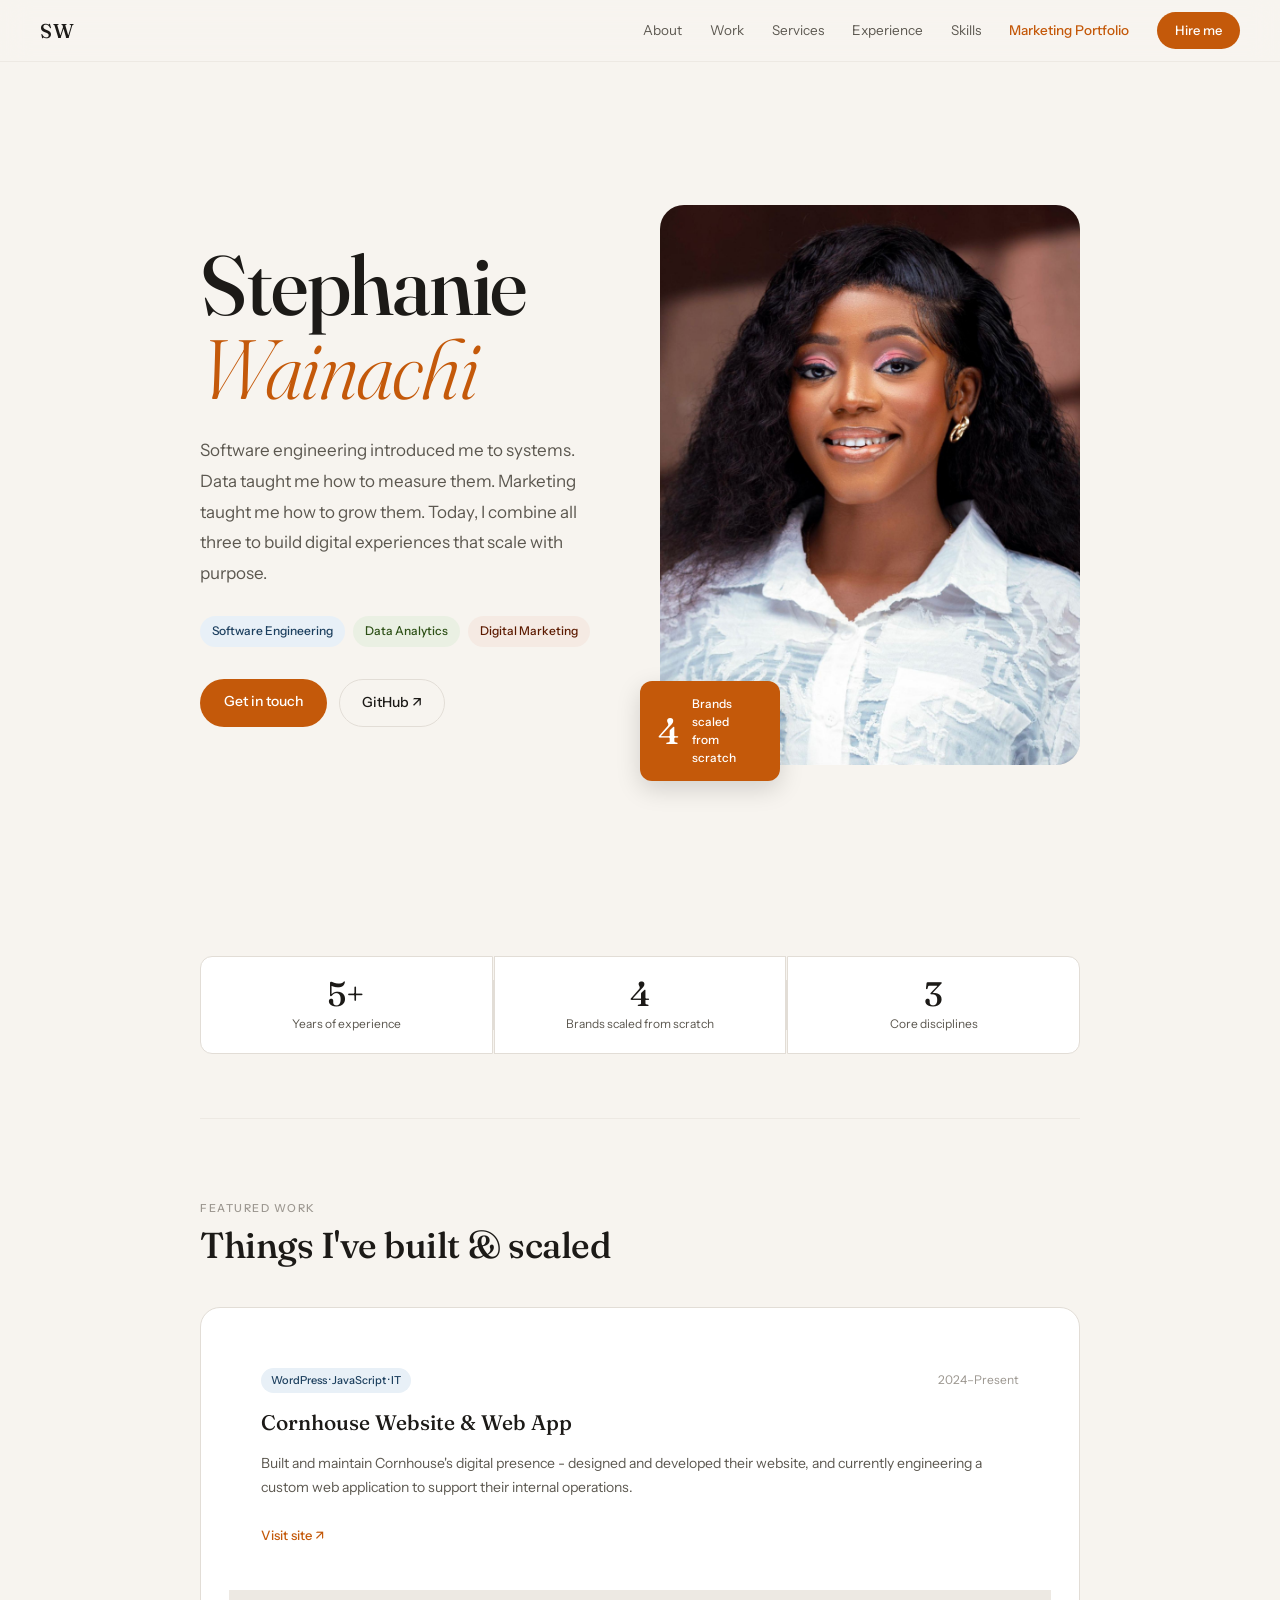
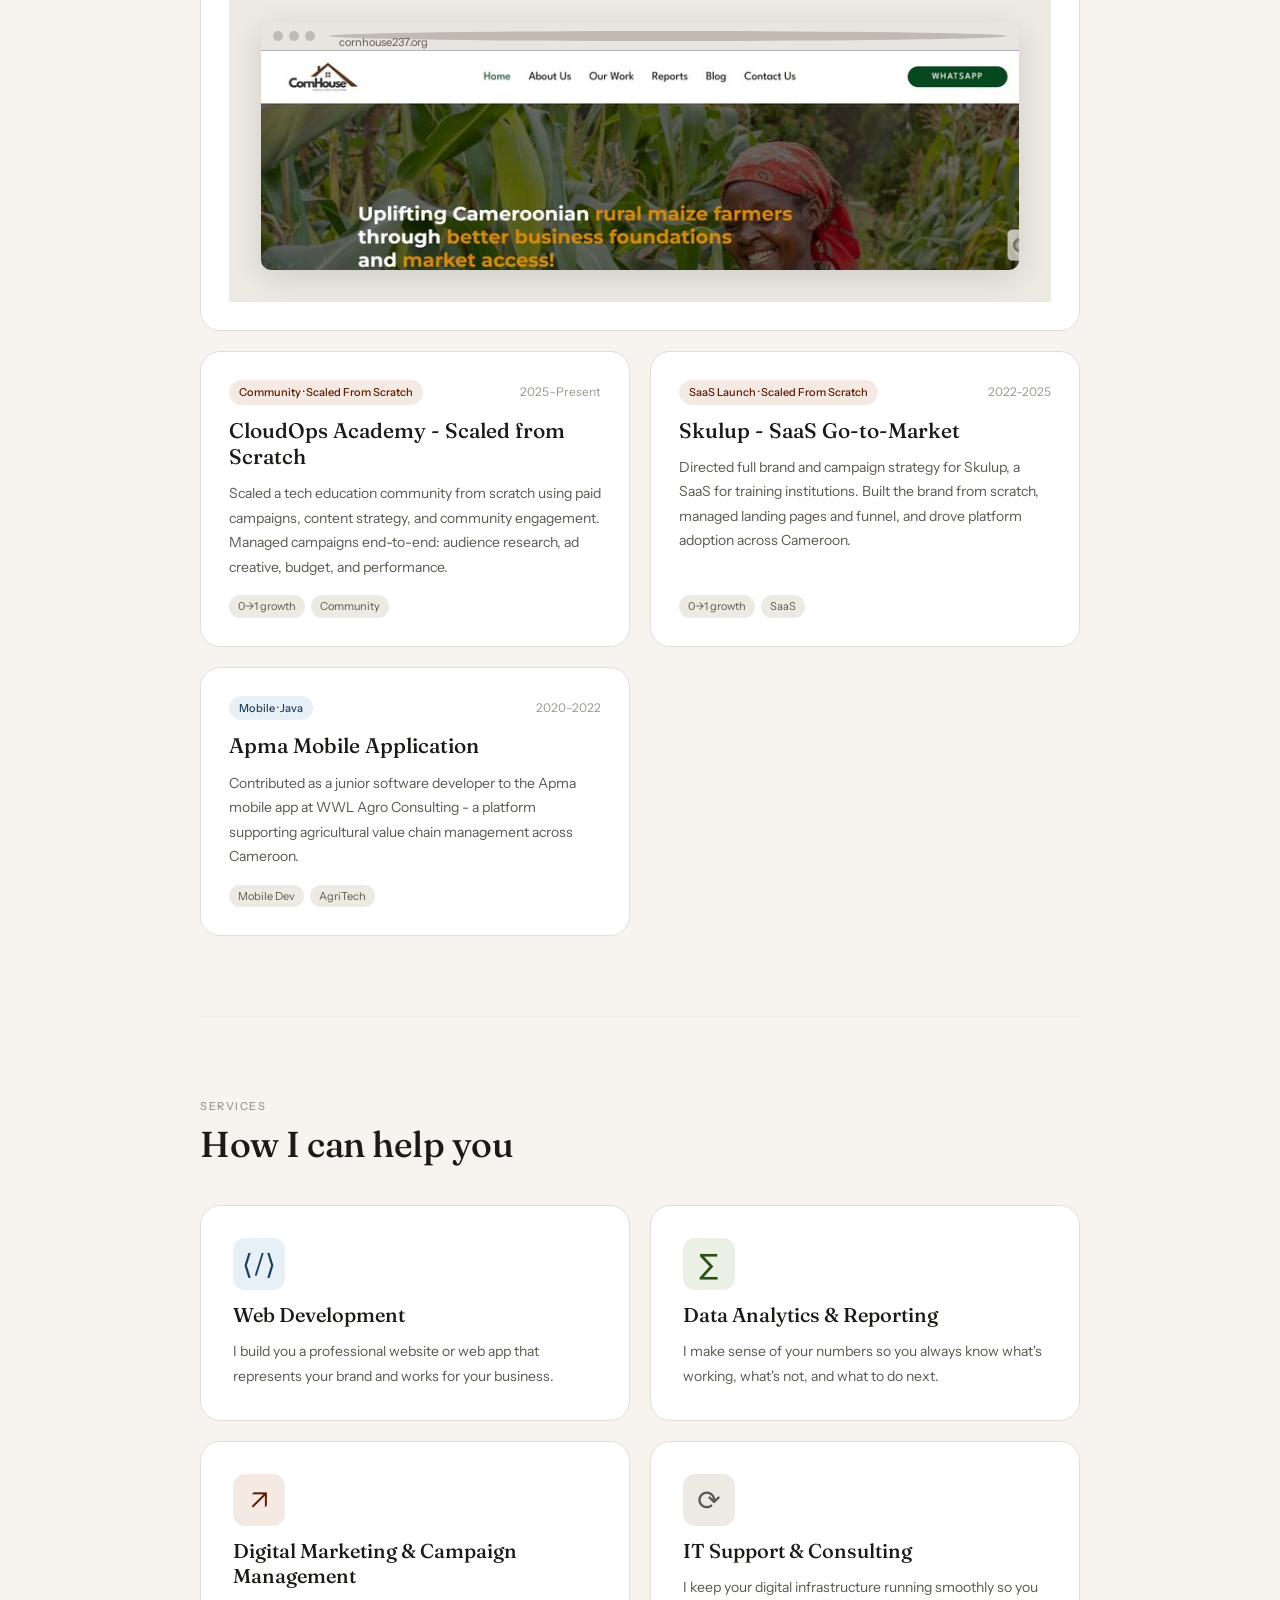
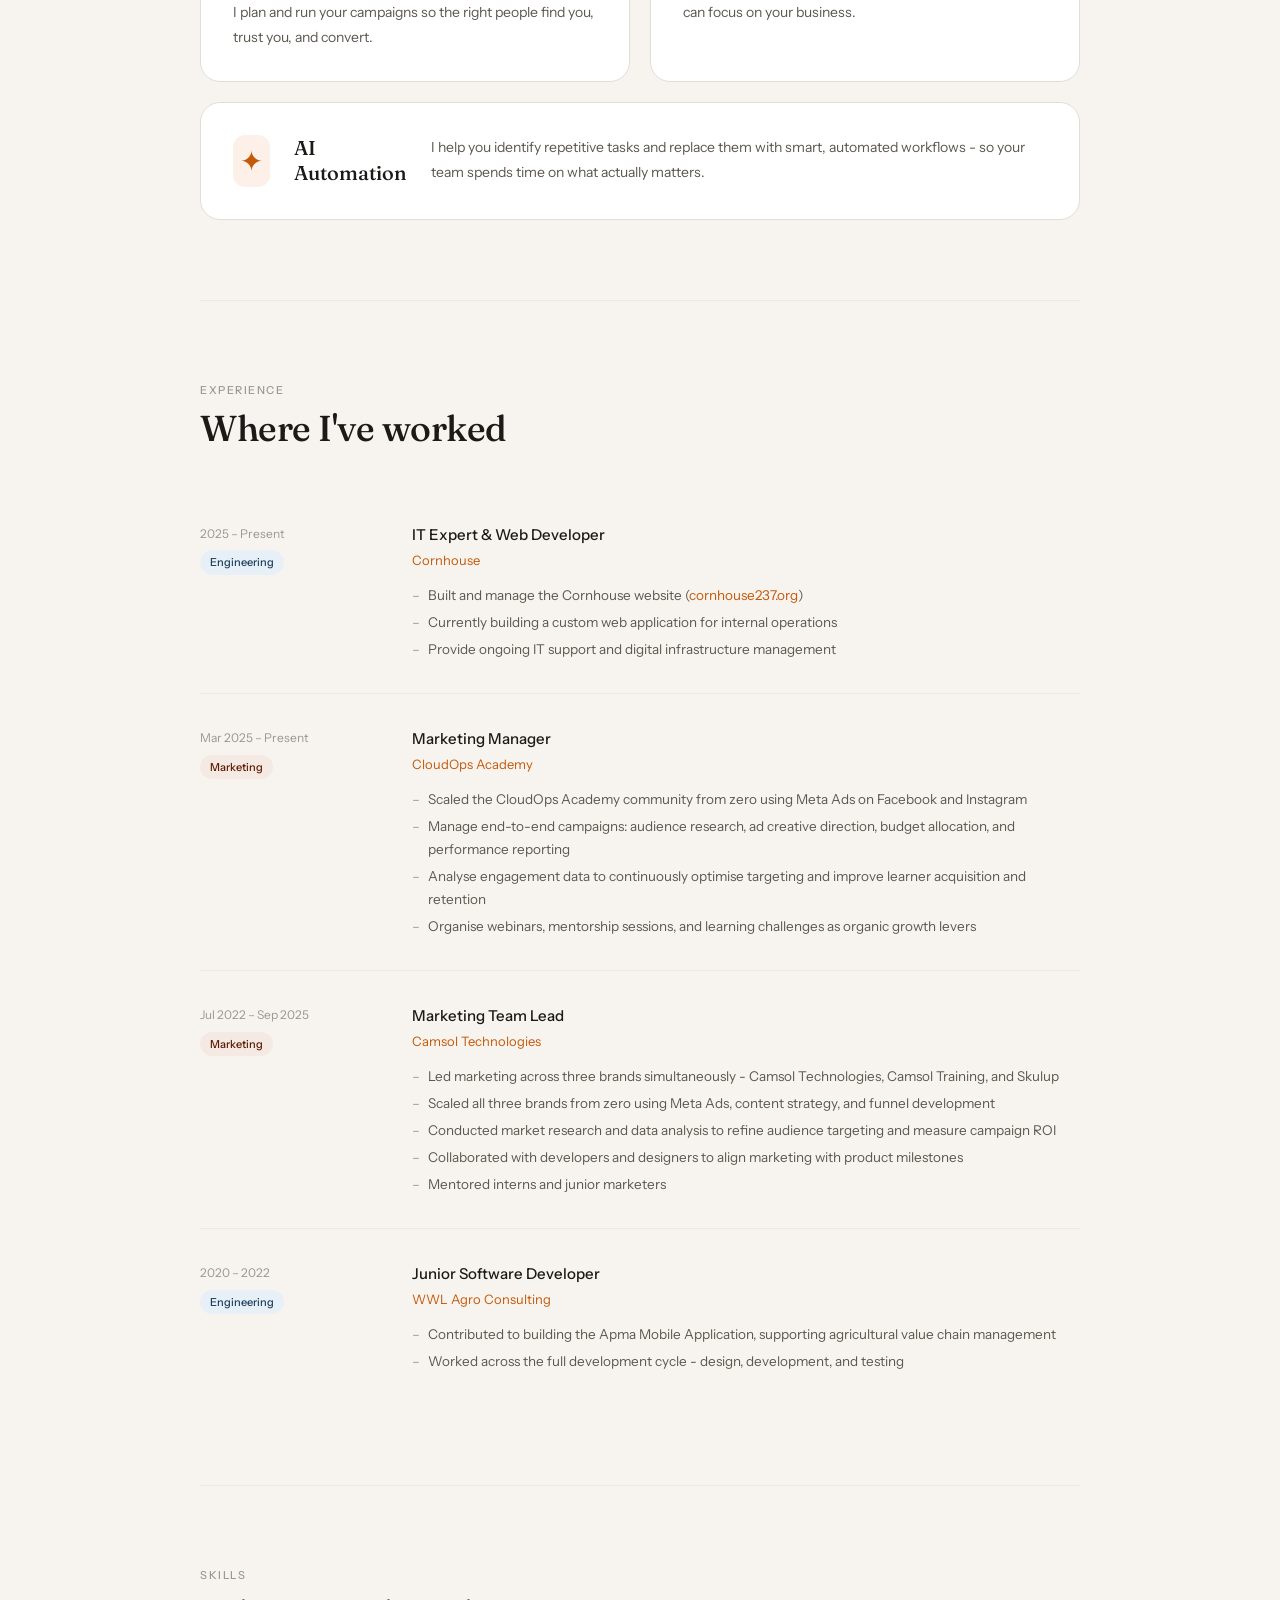
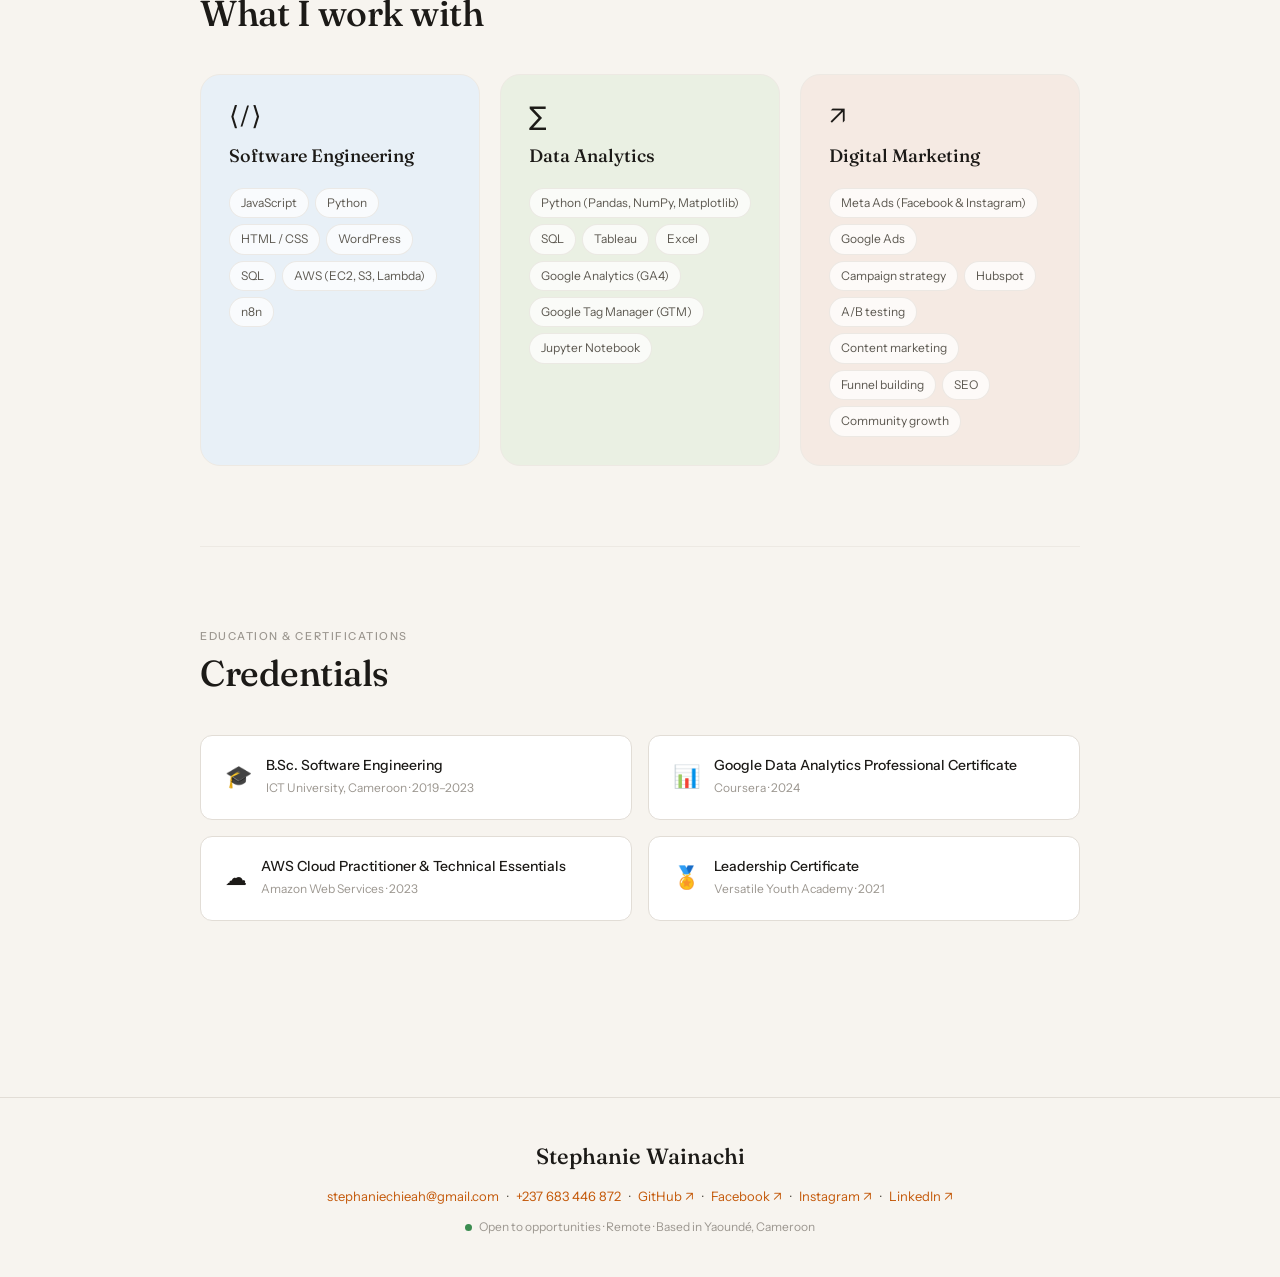
<file: index.html>
<!DOCTYPE html>
<html lang="en">
<head>
  <!-- Google tag (gtag.js) -->
<script async src="https://www.googletagmanager.com/gtag/js?id=G-HZ1YB5JNXB"></script>
<script>
  window.dataLayer = window.dataLayer || [];
  function gtag(){dataLayer.push(arguments);}
  gtag('js', new Date());

  gtag('config', 'G-HZ1YB5JNXB');
</script>

  <meta charset="UTF-8" />
  <meta name="viewport" content="width=device-width, initial-scale=1.0" />
  <title>Stephanie Wainachi - Software Engineer · Data Analyst · Digital Marketer</title>
  <link rel="preconnect" href="https://fonts.googleapis.com" />
  <link rel="preconnect" href="https://fonts.gstatic.com" crossorigin />
  <link href="https://fonts.googleapis.com/css2?family=Fraunces:ital,opsz,wght@0,9..144,300;0,9..144,500;0,9..144,700;1,9..144,300;1,9..144,500&family=Instrument+Sans:wght@400;500&display=swap" rel="stylesheet" />
  <link rel="stylesheet" href="style.css" />
  <meta name="google-site-verification" content="zXJZak7gP0GQbqekkV70ZZ3OBiYyWrgJYVWRB5ym6O0" />
</head>


<body>

  <nav class="nav">
    <span class="nav-logo">SW</span>
    <div class="nav-links">
      <a href="#about">About</a>
      <a href="#work">Work</a>
      <a href="#services">Services</a>
      <a href="#experience">Experience</a>
      <a href="#skills">Skills</a>
      <a href="marketing.html" class="nav-mkt">Marketing Portfolio</a>
      <a href="https://wa.me/message/JVJ7YXRTRFPNA1" class="nav-cta">Hire me</a>
    </div>
  </nav>

  <!-- HERO -->
  <section class="hero" id="about">
    <div class="hero-text">
      <h1 class="hero-name">Stephanie<br><em>Wainachi</em></h1>
      <p class="hero-bio">Software engineering introduced me to systems. Data taught me how to measure them. Marketing taught me how to grow them. Today, I combine all three to build digital experiences that scale with purpose.</p>
      <div class="hero-disciplines">
        <span class="disc disc-eng">Software Engineering</span>
        <span class="disc disc-data">Data Analytics</span>
        <span class="disc disc-mkt">Digital Marketing</span>
      </div>
      <div class="hero-actions">
        <a href="mailto:stephaniechieah@gmail.com" class="btn-primary">Get in touch</a>
        <a href="https://github.com/Chie-Ah" target="_blank" class="btn-ghost">GitHub ↗</a>
      </div>
    </div>
    <div class="hero-image-wrap">
      <div class="hero-image-frame">
        <img src="stephanie.jpg" alt="Stephanie Wainachi" class="hero-img" />
      </div>
      <div class="hero-image-badge">
        <span class="badge-num">4</span>
        <span class="badge-txt">Brands scaled<br>from scratch</span>
      </div>
    </div>
  </section>

  <!-- STATS BAR -->
  <div class="stats-bar">
    <div class="stat-item">
      <span class="stat-n">5+</span>
      <span class="stat-l">Years of experience</span>
    </div>
    <div class="stat-sep"></div>
    <div class="stat-item">
      <span class="stat-n">4</span>
      <span class="stat-l">Brands scaled from scratch</span>
    </div>
    <div class="stat-sep"></div>
    <div class="stat-item">
      <span class="stat-n">3</span>
      <span class="stat-l">Core disciplines</span>
    </div>
  </div>

  <main class="main">

    <!-- WORK / PROJECTS -->
    <section class="section" id="work">
      <div class="section-head">
        <span class="section-label">Featured work</span>
        <h2 class="section-title">Things I've built & scaled</h2>
      </div>

      <div class="projects">

        <!-- Cornhouse - featured -->
        <article class="project project-wide">
          <div class="project-inner">
            <div class="project-meta">
              <span class="ptag ptag-eng">WordPress · JavaScript · IT</span>
              <span class="project-yr">2024–Present</span>
            </div>
            <h3 class="project-title">Cornhouse Website & Web App</h3>
            <p class="project-desc">Built and maintain Cornhouse's digital presence - designed and developed their website, and currently engineering a custom web application to support their internal operations.</p>
            <a href="https://cornhouse237.org/" target="_blank" class="project-link">Visit site ↗</a>
          </div>
          <div class="project-visual project-visual-cornhouse">
            <div class="browser-mock">
              <div class="browser-bar"><span></span><span></span><span></span><span class="url-pill">cornhouse237.org</span></div>
              <img src="cornhouse-preview.jpg" alt="Cornhouse website preview" class="browser-screenshot" />
            </div>
          </div>
        </article>

        <div class="projects-row">

          <article class="project">
            <div class="project-meta">
              <span class="ptag ptag-mkt">Community · Scaled From Scratch</span>
              <span class="project-yr">2025–Present</span>
            </div>
            <h3 class="project-title">CloudOps Academy - Scaled from Scratch</h3>
            <p class="project-desc">Scaled a tech education community from scratch using paid campaigns, content strategy, and community engagement. Managed campaigns end-to-end: audience research, ad creative, budget, and performance.</p>
            <div class="project-tags">
              <span class="mini-tag">0→1 growth</span>
              <span class="mini-tag">Community</span>
            </div>
          </article>

          <article class="project">
            <div class="project-meta">
              <span class="ptag ptag-mkt">SaaS Launch · Scaled From Scratch</span>
              <span class="project-yr">2022–2025</span>
            </div>
            <h3 class="project-title">Skulup - SaaS Go-to-Market</h3>
            <p class="project-desc">Directed full brand and campaign strategy for Skulup, a SaaS for training institutions. Built the brand from scratch, managed landing pages and funnel, and drove platform adoption across Cameroon.</p>
            <div class="project-tags">
              <span class="mini-tag">0→1 growth</span>
              <span class="mini-tag">SaaS</span>
            </div>
          </article>

          <article class="project">
            <div class="project-meta">
              <span class="ptag ptag-eng">Mobile · Java</span>
              <span class="project-yr">2020–2022</span>
            </div>
            <h3 class="project-title">Apma Mobile Application</h3>
            <p class="project-desc">Contributed as a junior software developer to the Apma mobile app at WWL Agro Consulting - a platform supporting agricultural value chain management across Cameroon.</p>
            <div class="project-tags">
              <span class="mini-tag">Mobile Dev</span>
              <span class="mini-tag">AgriTech</span>
            </div>
          </article>

        </div>
      </div>
    </section>

    <!-- SERVICES -->
    <section class="section" id="services">
      <div class="section-head">
        <span class="section-label">Services</span>
        <h2 class="section-title">How I can help you</h2>
      </div>

      <div class="services-grid">

        <div class="service-card">
          <div class="service-icon service-icon-eng">⟨/⟩</div>
          <h3 class="service-title">Web Development</h3>
          <p class="service-desc">I build you a professional website or web app that represents your brand and works for your business.</p>
        </div>

        <div class="service-card">
          <div class="service-icon service-icon-data">∑</div>
          <h3 class="service-title">Data Analytics & Reporting</h3>
          <p class="service-desc">I make sense of your numbers so you always know what's working, what's not, and what to do next.</p>
        </div>

        <div class="service-card">
          <div class="service-icon service-icon-mkt">↗</div>
          <h3 class="service-title">Digital Marketing & Campaign Management</h3>
          <p class="service-desc">I plan and run your campaigns so the right people find you, trust you, and convert.</p>
        </div>

        <div class="service-card">
          <div class="service-icon service-icon-comm">⟳</div>
          <h3 class="service-title">IT Support & Consulting</h3>
          <p class="service-desc">I keep your digital infrastructure running smoothly so you can focus on your business.</p>
        </div>

        <div class="service-card service-card-wide">
          <div class="service-icon service-icon-ai">✦</div>
          <h3 class="service-title">AI Automation</h3>
          <p class="service-desc">I help you identify repetitive tasks and replace them with smart, automated workflows - so your team spends time on what actually matters.</p>
        </div>

      </div>
    </section>

    <!-- EXPERIENCE -->
    <section class="section" id="experience">
      <div class="section-head">
        <span class="section-label">Experience</span>
        <h2 class="section-title">Where I've worked</h2>
      </div>

      <div class="timeline">

        <div class="tl-row">
          <div class="tl-left">
            <span class="tl-date">2025 – Present</span>
            <span class="tl-type tl-type-eng">Engineering</span>
          </div>
          <div class="tl-right">
            <div class="tl-role">IT Expert & Web Developer</div>
            <div class="tl-company">Cornhouse</div>
            <ul class="tl-list">
              <li>Built and manage the Cornhouse website (<a href="https://cornhouse237.org/" target="_blank">cornhouse237.org</a>)</li>
              <li>Currently building a custom web application for internal operations</li>
              <li>Provide ongoing IT support and digital infrastructure management</li>
            </ul>
          </div>
        </div>

        <div class="tl-row">
          <div class="tl-left">
            <span class="tl-date">Mar 2025 – Present</span>
            <span class="tl-type tl-type-mkt">Marketing</span>
          </div>
          <div class="tl-right">
            <div class="tl-role">Marketing Manager</div>
            <div class="tl-company">CloudOps Academy</div>
            <ul class="tl-list">
              <li>Scaled the CloudOps Academy community from zero using Meta Ads on Facebook and Instagram</li>
              <li>Manage end-to-end campaigns: audience research, ad creative direction, budget allocation, and performance reporting</li>
              <li>Analyse engagement data to continuously optimise targeting and improve learner acquisition and retention</li>
              <li>Organise webinars, mentorship sessions, and learning challenges as organic growth levers</li>
            </ul>
          </div>
        </div>

        <div class="tl-row">
          <div class="tl-left">
            <span class="tl-date">Jul 2022 – Sep 2025</span>
            <span class="tl-type tl-type-mkt">Marketing</span>
          </div>
          <div class="tl-right">
            <div class="tl-role">Marketing Team Lead</div>
            <div class="tl-company">Camsol Technologies</div>
            <ul class="tl-list">
              <li>Led marketing across three brands simultaneously - Camsol Technologies, Camsol Training, and Skulup</li>
              <li>Scaled all three brands from zero using Meta Ads, content strategy, and funnel development</li>
              <li>Conducted market research and data analysis to refine audience targeting and measure campaign ROI</li>
              <li>Collaborated with developers and designers to align marketing with product milestones</li>
              <li>Mentored interns and junior marketers</li>
            </ul>
          </div>
        </div>

        <div class="tl-row">
          <div class="tl-left">
            <span class="tl-date">2020 – 2022</span>
            <span class="tl-type tl-type-eng">Engineering</span>
          </div>
          <div class="tl-right">
            <div class="tl-role">Junior Software Developer</div>
            <div class="tl-company">WWL Agro Consulting</div>
            <ul class="tl-list">
              <li>Contributed to building the Apma Mobile Application, supporting agricultural value chain management</li>
              <li>Worked across the full development cycle - design, development, and testing</li>
            </ul>
          </div>
        </div>

      </div>
    </section>

    <!-- SKILLS -->
    <section class="section" id="skills">
      <div class="section-head">
        <span class="section-label">Skills</span>
        <h2 class="section-title">What I work with</h2>
      </div>

      <div class="skills-grid">

        <div class="skill-block skill-block-eng">
          <div class="skill-block-icon">⟨/⟩</div>
          <h3 class="skill-block-title">Software Engineering</h3>
          <div class="skill-pills">
            <span class="spill">JavaScript</span>
            <span class="spill">Python</span>
            <span class="spill">HTML / CSS</span>
            <span class="spill">WordPress</span>
            <span class="spill">SQL</span>
            <span class="spill">AWS (EC2, S3, Lambda)</span>
            <span class="spill">n8n</span>
          </div>
        </div>

        <div class="skill-block skill-block-data">
          <div class="skill-block-icon">∑</div>
          <h3 class="skill-block-title">Data Analytics</h3>
          <div class="skill-pills">
            <span class="spill">Python (Pandas, NumPy, Matplotlib)</span>
            <span class="spill">SQL</span>
            <span class="spill">Tableau</span>
            <span class="spill">Excel</span>
            <span class="spill">Google Analytics (GA4)</span>
            <span class="spill">Google Tag Manager (GTM)</span>
            <span class="spill">Jupyter Notebook</span>
          </div>
        </div>

        <div class="skill-block skill-block-mkt">
          <div class="skill-block-icon">↗</div>
          <h3 class="skill-block-title">Digital Marketing</h3>
          <div class="skill-pills">
            <span class="spill">Meta Ads (Facebook & Instagram)</span>
            <span class="spill">Google Ads</span>
            <span class="spill">Campaign strategy</span>
            <span class="spill">Hubspot</span>
            <span class="spill">A/B testing</span>
            <span class="spill">Content marketing</span>
            <span class="spill">Funnel building</span>
            <span class="spill">SEO</span>
            <span class="spill">Community growth</span>
          </div>
        </div>

      </div>
    </section>

    <!-- CREDENTIALS -->
    <section class="section" id="credentials">
      <div class="section-head">
        <span class="section-label">Education & Certifications</span>
        <h2 class="section-title">Credentials</h2>
      </div>
      <div class="creds">
        <div class="cred">
          <span class="cred-icon">🎓</span>
          <div>
            <div class="cred-title">B.Sc. Software Engineering</div>
            <div class="cred-sub">ICT University, Cameroon · 2019–2023</div>
          </div>
        </div>
        <div class="cred">
          <span class="cred-icon">📊</span>
          <div>
            <div class="cred-title">Google Data Analytics Professional Certificate</div>
            <div class="cred-sub">Coursera · 2024</div>
          </div>
        </div>
        <div class="cred">
          <span class="cred-icon">☁️</span>
          <div>
            <div class="cred-title">AWS Cloud Practitioner & Technical Essentials</div>
            <div class="cred-sub">Amazon Web Services · 2023</div>
          </div>
        </div>
        <div class="cred">
          <span class="cred-icon">🏅</span>
          <div>
            <div class="cred-title">Leadership Certificate</div>
            <div class="cred-sub">Versatile Youth Academy · 2021</div>
          </div>
        </div>
      </div>
    </section>

  </main>

  <footer class="footer">
    <div class="footer-inner">
      <div class="footer-name">Stephanie Wainachi</div>
      <div class="footer-links">
        <a href="mailto:stephaniechieah@gmail.com">stephaniechieah@gmail.com</a>
        <span>·</span>
        <a href="tel:+237683446872">+237 683 446 872</a>
        <span>·</span>
        <a href="https://github.com/Chie-Ah" target="_blank">GitHub ↗</a>
        <span>·</span>
        <a href="https://www.facebook.com/share/1AzDNCogxX/?mibextid=wwXIfr" target="_blank">Facebook ↗</a>
        <span>·</span>
        <a href="https://www.instagram.com/stephanie_wainachi?igsh=MWc5NW4xczdvN2Z5Yw%3D%3D&utm_source=qr" target="_blank">Instagram ↗</a>
        <span>·</span>
        <a href="https://www.linkedin.com/in/wainachi-stephanie-c-a7104b19b" target="_blank">LinkedIn ↗</a>
      </div>
      <div class="footer-avail">
        <span class="avail-dot"></span> Open to opportunities · Remote · Based in Yaoundé, Cameroon 
      </div>
    </div>
  </footer>

  <script src="main.js"></script>
</body>
</html>
</file>
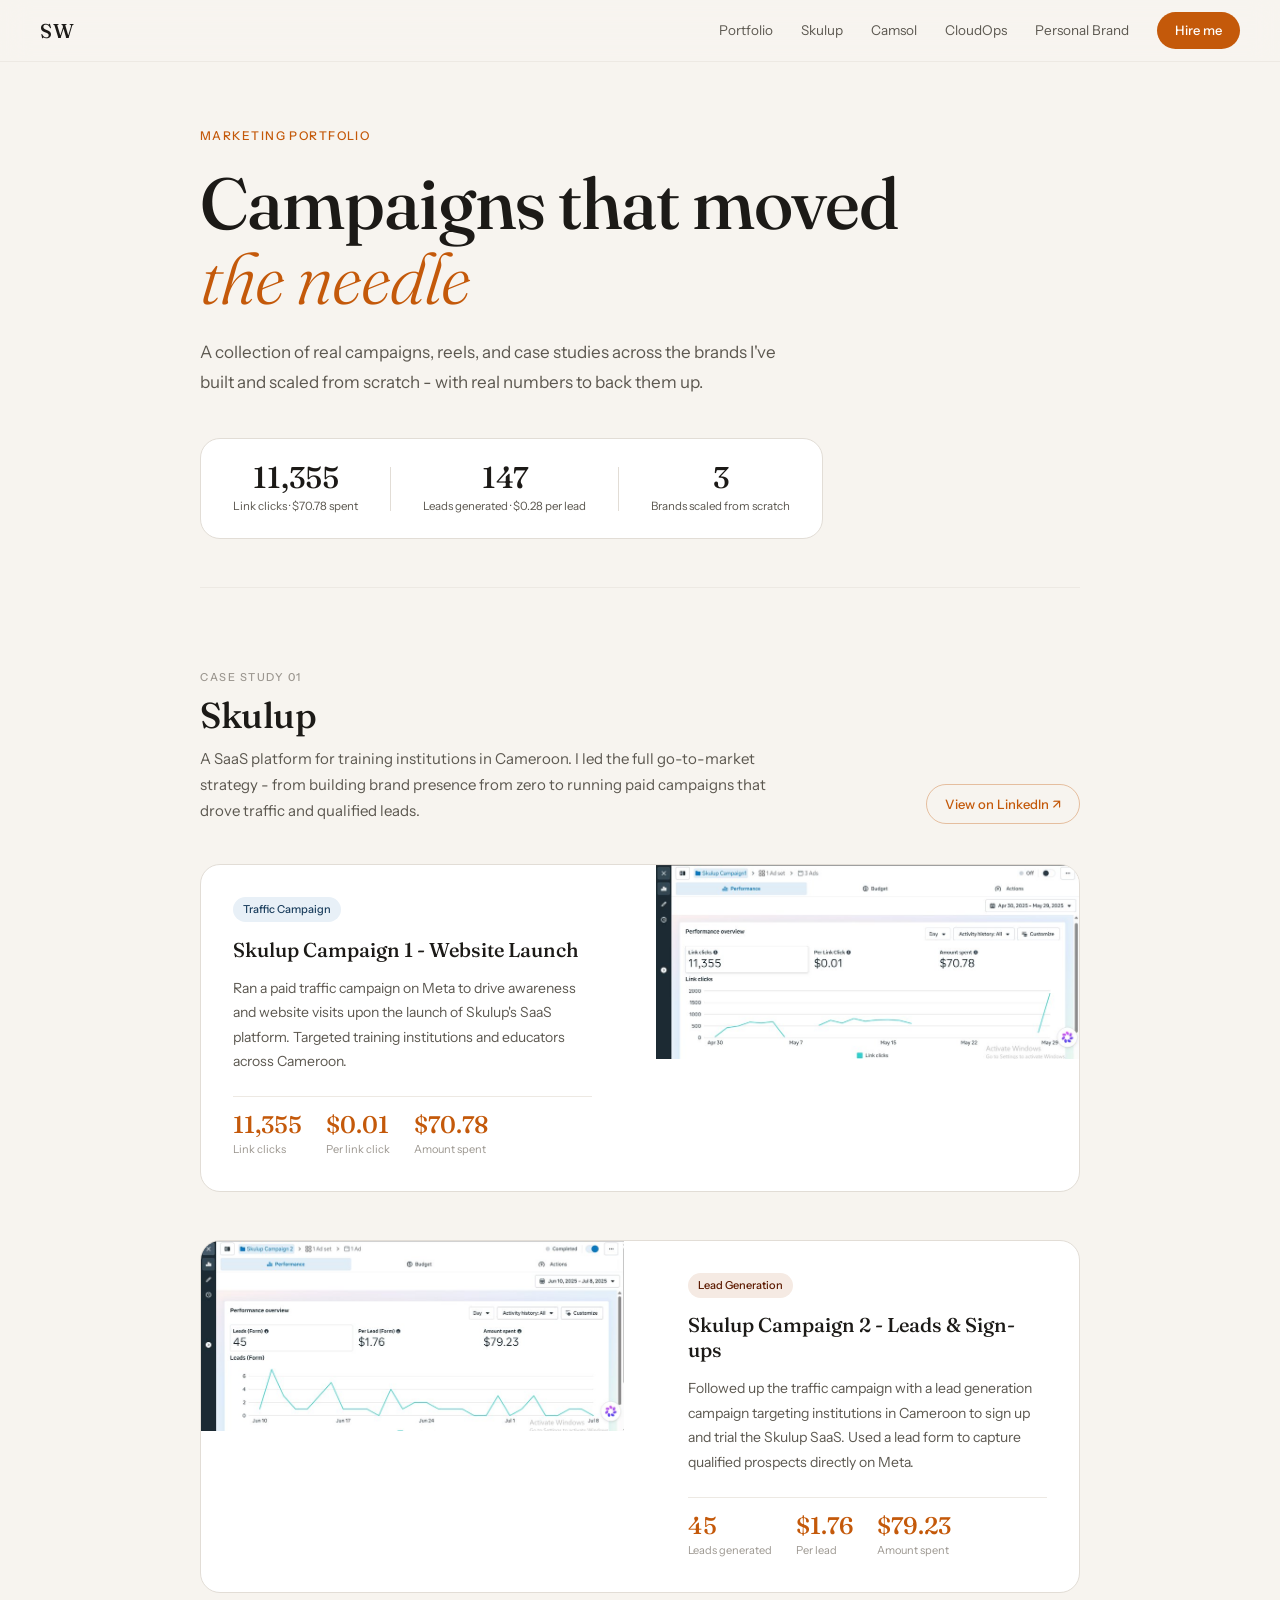
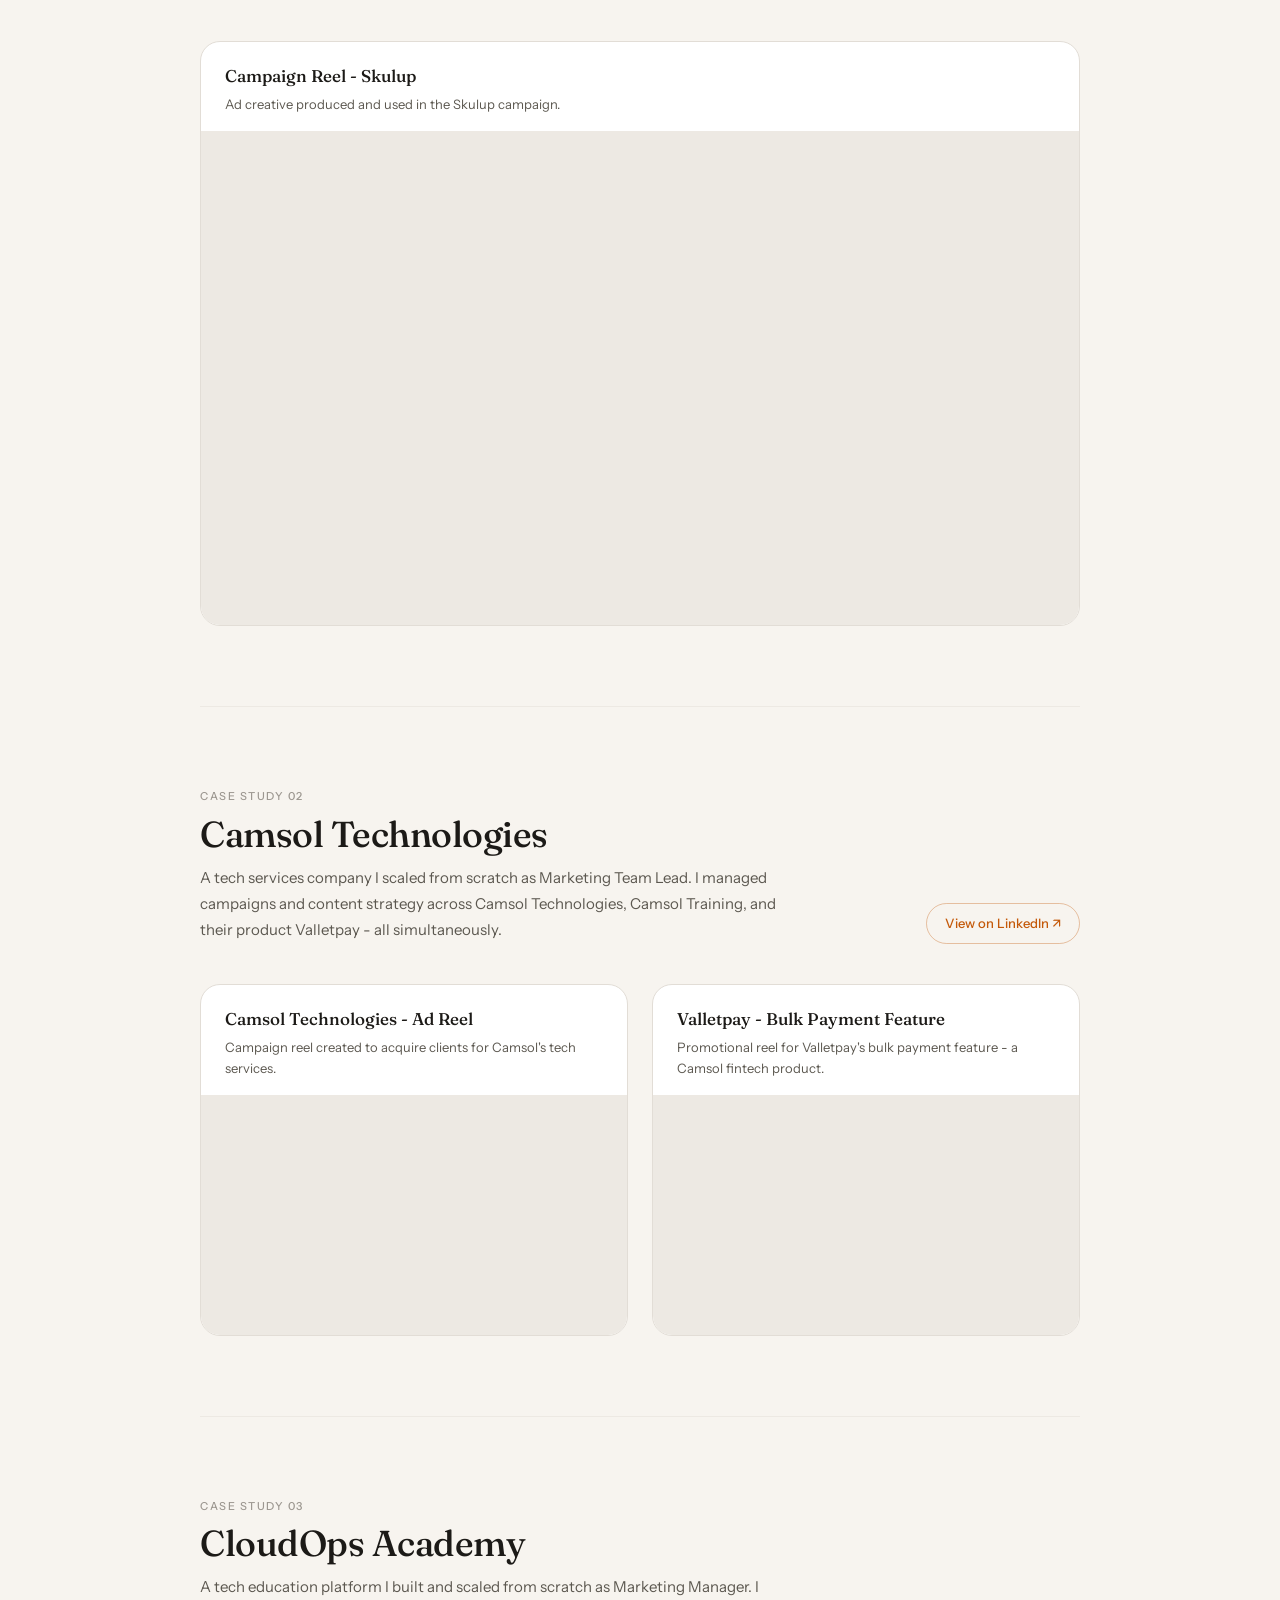
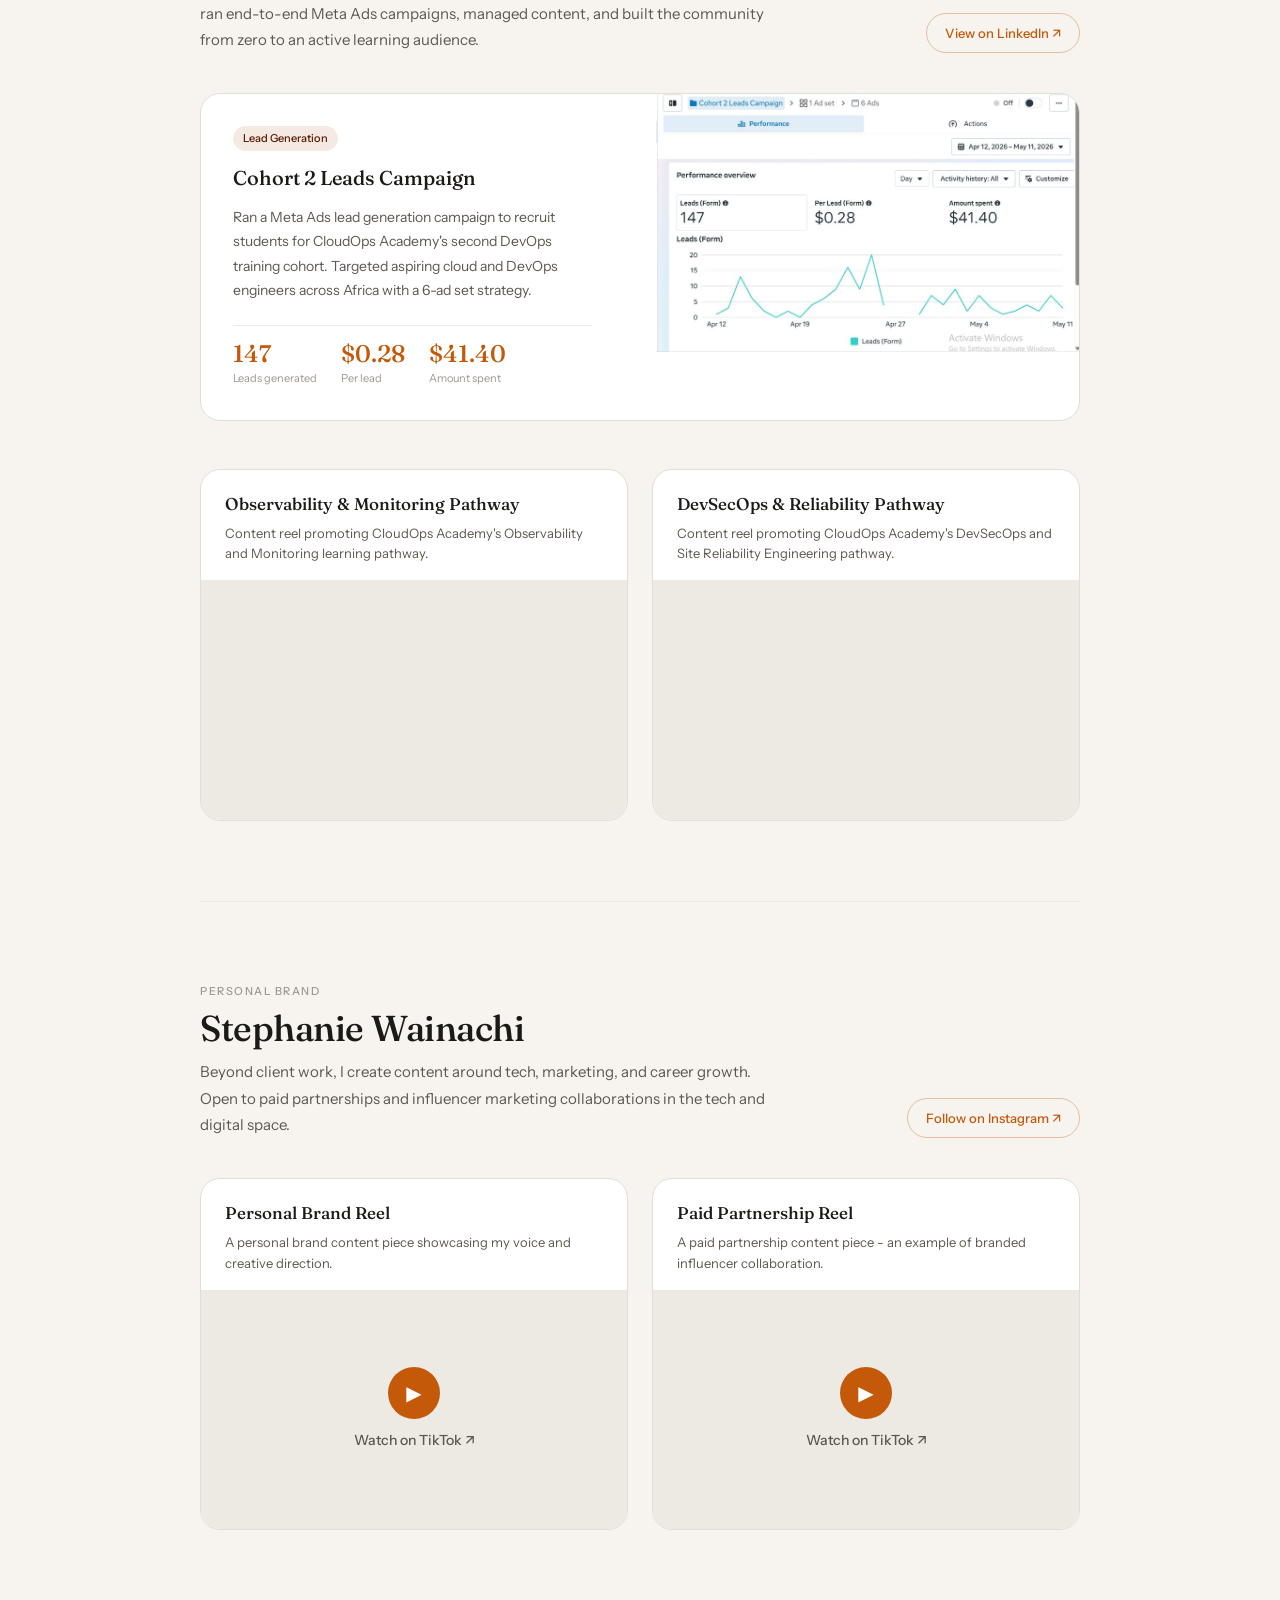
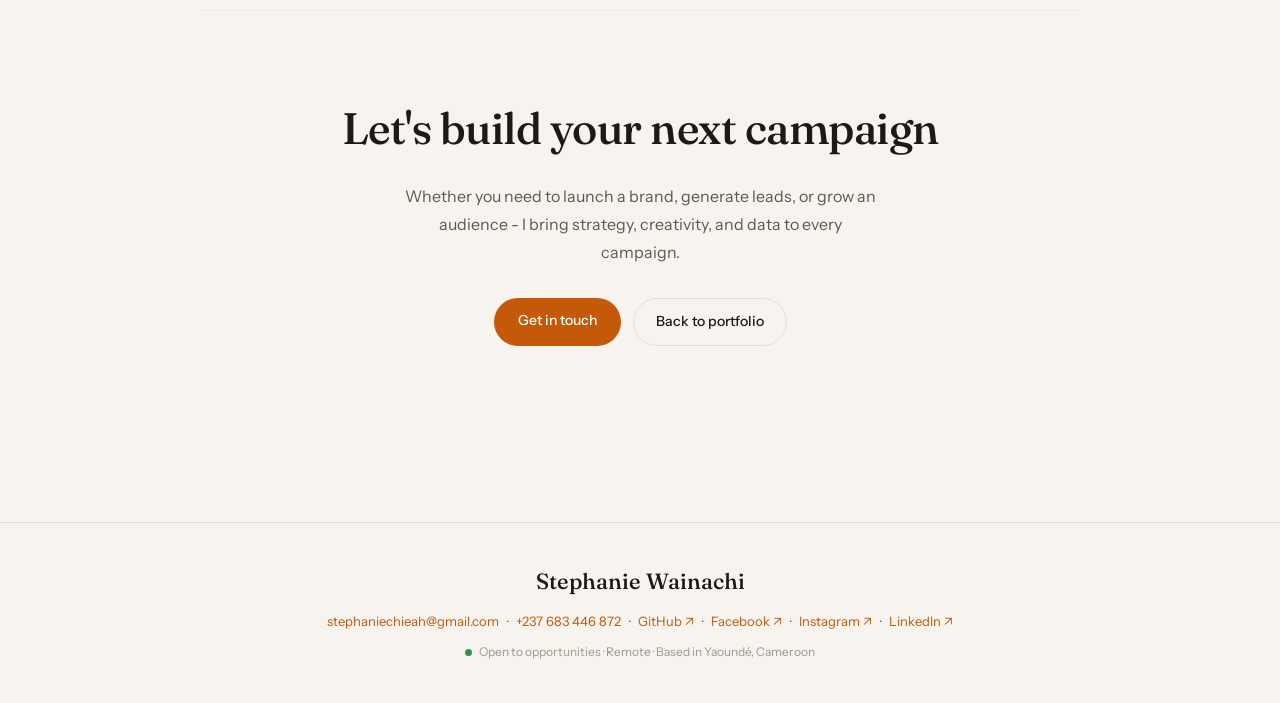
<file: marketing.html>
<!DOCTYPE html>
<html lang="en">
<head>
  <!-- Google tag (gtag.js) -->
  <script async src="https://www.googletagmanager.com/gtag/js?id=G-HZ1YB5JNXB"></script>
  <script>
    window.dataLayer = window.dataLayer || [];
    function gtag(){dataLayer.push(arguments);}
    gtag('js', new Date());
    gtag('config', 'G-HZ1YB5JNXB');
  </script>
  <meta charset="UTF-8" />
  <meta name="viewport" content="width=device-width, initial-scale=1.0" />
  <title>Marketing Portfolio - Stephanie Wainachi</title>
  <meta name="description" content="Marketing portfolio of Stephanie Wainachi - campaigns, reels, and case studies across Skulup, Camsol Technologies, and CloudOps Academy." />
  <link rel="preconnect" href="https://fonts.googleapis.com" />
  <link rel="preconnect" href="https://fonts.gstatic.com" crossorigin />
  <link href="https://fonts.googleapis.com/css2?family=Fraunces:ital,opsz,wght@0,9..144,300;0,9..144,500;0,9..144,700;1,9..144,300;1,9..144,500&family=Instrument+Sans:wght@400;500&display=swap" rel="stylesheet" />
  <link rel="stylesheet" href="style.css" />
  <link rel="stylesheet" href="marketing.css" />
</head>
<body>

  <nav class="nav">
    <a href="index.html" class="nav-logo">SW</a>
    <div class="nav-links">
      <a href="index.html">Portfolio</a>
      <a href="#skulup">Skulup</a>
      <a href="#camsol">Camsol</a>
      <a href="#cloudops">CloudOps</a>
      <a href="#personal">Personal Brand</a>
      <a href="https://wa.me/message/JVJ7YXRTRFPNA1" class="nav-cta">Hire me</a>
    </div>
  </nav>

  <!-- HERO -->
  <section class="mkt-hero">
    <div class="mkt-hero-inner">
      <p class="hero-eyebrow">Marketing Portfolio</p>
      <h1 class="mkt-hero-title">Campaigns that moved<br><em>the needle</em></h1>
      <p class="mkt-hero-sub">A collection of real campaigns, reels, and case studies across the brands I've built and scaled from scratch - with real numbers to back them up.</p>
      <div class="mkt-stats">
        <div class="mkt-stat">
          <span class="mkt-stat-n">11,355</span>
          <span class="mkt-stat-l">Link clicks · $70.78 spent</span>
        </div>
        <div class="mkt-stat-div"></div>
        <div class="mkt-stat">
          <span class="mkt-stat-n">147</span>
          <span class="mkt-stat-l">Leads generated · $0.28 per lead</span>
        </div>
        <div class="mkt-stat-div"></div>
        <div class="mkt-stat">
          <span class="mkt-stat-n">3</span>
          <span class="mkt-stat-l">Brands scaled from scratch</span>
        </div>
      </div>
    </div>
  </section>

  <main class="main">

    <!-- SKULUP -->
    <section class="section mkt-brand-section" id="skulup">
      <div class="mkt-brand-header">
        <div>
          <span class="section-label">Case Study 01</span>
          <h2 class="section-title">Skulup</h2>
          <p class="mkt-brand-desc">A SaaS platform for training institutions in Cameroon. I led the full go-to-market strategy - from building brand presence from zero to running paid campaigns that drove traffic and qualified leads.</p>
        </div>
        <a href="https://www.linkedin.com/company/skulup/" target="_blank" class="brand-link">View on LinkedIn ↗</a>
      </div>

      <!-- Campaign 1 -->
      <div class="campaign-block">
        <div class="campaign-info">
          <span class="campaign-tag campaign-tag-traffic">Traffic Campaign</span>
          <h3 class="campaign-title">Skulup Campaign 1 - Website Launch</h3>
          <p class="campaign-desc">Ran a paid traffic campaign on Meta to drive awareness and website visits upon the launch of Skulup's SaaS platform. Targeted training institutions and educators across Cameroon.</p>
          <div class="campaign-metrics">
            <div class="metric">
              <span class="metric-n">11,355</span>
              <span class="metric-l">Link clicks</span>
            </div>
            <div class="metric">
              <span class="metric-n">$0.01</span>
              <span class="metric-l">Per link click</span>
            </div>
            <div class="metric">
              <span class="metric-n">$70.78</span>
              <span class="metric-l">Amount spent</span>
            </div>
          </div>
        </div>
        <div class="campaign-screenshot">
          <img src="skulup-campaign1.jpg" alt="Skulup Campaign 1 performance overview" />
        </div>
      </div>

      <!-- Campaign 2 -->
      <div class="campaign-block campaign-block-reverse">
        <div class="campaign-info">
          <span class="campaign-tag campaign-tag-leads">Lead Generation</span>
          <h3 class="campaign-title">Skulup Campaign 2 - Leads & Sign-ups</h3>
          <p class="campaign-desc">Followed up the traffic campaign with a lead generation campaign targeting institutions in Cameroon to sign up and trial the Skulup SaaS. Used a lead form to capture qualified prospects directly on Meta.</p>
          <div class="campaign-metrics">
            <div class="metric">
              <span class="metric-n">45</span>
              <span class="metric-l">Leads generated</span>
            </div>
            <div class="metric">
              <span class="metric-n">$1.76</span>
              <span class="metric-l">Per lead</span>
            </div>
            <div class="metric">
              <span class="metric-n">$79.23</span>
              <span class="metric-l">Amount spent</span>
            </div>
          </div>
        </div>
        <div class="campaign-screenshot">
          <img src="skulup-campaign2.jpg" alt="Skulup Campaign 2 performance overview" />
        </div>
      </div>

      <!-- Skulup Reel -->
      <div class="reel-block">
        <h3 class="reel-title">Campaign Reel - Skulup</h3>
        <p class="reel-desc">Ad creative produced and used in the Skulup campaign.</p>
        <div class="reel-embed">
          <iframe src="https://drive.google.com/file/d/1LuTMTiFMqFEFvR11NBmAFS7eiIWk_fGI/preview" allow="autoplay" allowfullscreen></iframe>
        </div>
      </div>

    </section>

    <!-- CAMSOL -->
    <section class="section mkt-brand-section" id="camsol">
      <div class="mkt-brand-header">
        <div>
          <span class="section-label">Case Study 02</span>
          <h2 class="section-title">Camsol Technologies</h2>
          <p class="mkt-brand-desc">A tech services company I scaled from scratch as Marketing Team Lead. I managed campaigns and content strategy across Camsol Technologies, Camsol Training, and their product Valletpay - all simultaneously.</p>
        </div>
        <a href="https://www.linkedin.com/company/camsol-io/posts/?feedView=all" target="_blank" class="brand-link">View on LinkedIn ↗</a>
      </div>

      <div class="reels-grid">
        <div class="reel-block">
          <h3 class="reel-title">Camsol Technologies - Ad Reel</h3>
          <p class="reel-desc">Campaign reel created to acquire clients for Camsol's tech services.</p>
          <div class="reel-embed">
            <iframe src="https://drive.google.com/file/d/1yyZlLf5zVUmT70h61fvRZMW_xvvkn29u/preview" allow="autoplay" allowfullscreen></iframe>
          </div>
        </div>

        <div class="reel-block">
          <h3 class="reel-title">Valletpay - Bulk Payment Feature</h3>
          <p class="reel-desc">Promotional reel for Valletpay's bulk payment feature - a Camsol fintech product.</p>
          <div class="reel-embed">
            <iframe src="https://drive.google.com/file/d/1ZYezS8ghpgyVMdArGJAl5MND9OeFJBI4/preview" allow="autoplay" allowfullscreen></iframe>
          </div>
        </div>
      </div>

    </section>

    <!-- CLOUDOPS -->
    <section class="section mkt-brand-section" id="cloudops">
      <div class="mkt-brand-header">
        <div>
          <span class="section-label">Case Study 03</span>
          <h2 class="section-title">CloudOps Academy</h2>
          <p class="mkt-brand-desc">A tech education platform I built and scaled from scratch as Marketing Manager. I ran end-to-end Meta Ads campaigns, managed content, and built the community from zero to an active learning audience.</p>
        </div>
        <a href="https://www.linkedin.com/company/cloudops-learning" target="_blank" class="brand-link">View on LinkedIn ↗</a>
      </div>

      <!-- Cohort 2 Campaign -->
      <div class="campaign-block">
        <div class="campaign-info">
          <span class="campaign-tag campaign-tag-leads">Lead Generation</span>
          <h3 class="campaign-title">Cohort 2 Leads Campaign</h3>
          <p class="campaign-desc">Ran a Meta Ads lead generation campaign to recruit students for CloudOps Academy's second DevOps training cohort. Targeted aspiring cloud and DevOps engineers across Africa with a 6-ad set strategy.</p>
          <div class="campaign-metrics">
            <div class="metric">
              <span class="metric-n">147</span>
              <span class="metric-l">Leads generated</span>
            </div>
            <div class="metric">
              <span class="metric-n">$0.28</span>
              <span class="metric-l">Per lead</span>
            </div>
            <div class="metric">
              <span class="metric-n">$41.40</span>
              <span class="metric-l">Amount spent</span>
            </div>
          </div>
        </div>
        <div class="campaign-screenshot">
          <img src="cloudops-campaign.jpg" alt="CloudOps Cohort 2 Leads Campaign performance" />
        </div>
      </div>

      <!-- CloudOps Reels -->
      <div class="reels-grid">
        <div class="reel-block">
          <h3 class="reel-title">Observability & Monitoring Pathway</h3>
          <p class="reel-desc">Content reel promoting CloudOps Academy's Observability and Monitoring learning pathway.</p>
          <div class="reel-embed">
            <iframe src="https://drive.google.com/file/d/1foExETbz6MPJSbmcfa1cLlqq-k11pG_3/preview" allow="autoplay" allowfullscreen></iframe>
          </div>
        </div>

        <div class="reel-block">
          <h3 class="reel-title">DevSecOps & Reliability Pathway</h3>
          <p class="reel-desc">Content reel promoting CloudOps Academy's DevSecOps and Site Reliability Engineering pathway.</p>
          <div class="reel-embed">
            <iframe src="https://drive.google.com/file/d/1-67MvNnWvm1oJ_8uyE-bMQA9sdznMZow/preview" allow="autoplay" allowfullscreen></iframe>
          </div>
        </div>
      </div>

    </section>

    <!-- PERSONAL BRAND -->
    <section class="section mkt-brand-section" id="personal">
      <div class="mkt-brand-header">
        <div>
          <span class="section-label">Personal Brand</span>
          <h2 class="section-title">Stephanie Wainachi</h2>
          <p class="mkt-brand-desc">Beyond client work, I create content around tech, marketing, and career growth. Open to paid partnerships and influencer marketing collaborations in the tech and digital space.</p>
        </div>
        <a href="https://www.instagram.com/stephanie_wainachi" target="_blank" class="brand-link">Follow on Instagram ↗</a>
      </div>

      <div class="reels-grid">
        <div class="reel-block">
          <h3 class="reel-title">Personal Brand Reel</h3>
          <p class="reel-desc">A personal brand content piece showcasing my voice and creative direction.</p>
          <div class="reel-embed reel-tiktok">
            <a href="https://vt.tiktok.com/ZSCu193Eo/" target="_blank" class="tiktok-thumb">
              <div class="tiktok-placeholder">
                <span class="tiktok-icon">▶</span>
                <span>Watch on TikTok ↗</span>
              </div>
            </a>
          </div>
        </div>

        <div class="reel-block">
          <h3 class="reel-title">Paid Partnership Reel</h3>
          <p class="reel-desc">A paid partnership content piece - an example of branded influencer collaboration.</p>
          <div class="reel-embed reel-tiktok">
            <a href="https://vt.tiktok.com/ZSCu1nKdU/" target="_blank" class="tiktok-thumb">
              <div class="tiktok-placeholder">
                <span class="tiktok-icon">▶</span>
                <span>Watch on TikTok ↗</span>
              </div>
            </a>
          </div>
        </div>
      </div>

    </section>

    <!-- CTA -->
    <section class="section mkt-cta-section">
      <h2 class="mkt-cta-title">Let's build your next campaign</h2>
      <p class="mkt-cta-sub">Whether you need to launch a brand, generate leads, or grow an audience - I bring strategy, creativity, and data to every campaign.</p>
      <div class="hero-actions" style="justify-content:center; margin-top: 2rem;">
        <a href="https://wa.me/message/JVJ7YXRTRFPNA1" class="btn-primary">Get in touch</a>
        <a href="index.html" class="btn-ghost">Back to portfolio</a>
      </div>
    </section>

  </main>

  <footer class="footer">
    <div class="footer-inner">
      <div class="footer-name">Stephanie Wainachi</div>
      <div class="footer-links">
        <a href="mailto:stephaniechieah@gmail.com">stephaniechieah@gmail.com</a>
        <span>·</span>
        <a href="tel:+237683446872">+237 683 446 872</a>
        <span>·</span>
        <a href="https://github.com/Chie-Ah" target="_blank">GitHub ↗</a>
        <span>·</span>
        <a href="https://www.facebook.com/share/1AzDNCogxX/?mibextid=wwXIfr" target="_blank">Facebook ↗</a>
        <span>·</span>
        <a href="https://www.instagram.com/stephanie_wainachi?igsh=MWc5NW4xczdvN2Z5Yw%3D%3D&utm_source=qr" target="_blank">Instagram ↗</a>
        <span>·</span>
        <a href="https://www.linkedin.com/in/wainachi-stephanie-c-a7104b19b" target="_blank">LinkedIn ↗</a>
      </div>
      <div class="footer-avail">
        <span class="avail-dot"></span> Open to opportunities · Remote · Based in Yaoundé, Cameroon
      </div>
    </div>
  </footer>

  <script src="main.js"></script>
</body>
</html>
</file>
<file: style.css>
/* ===================================================
   Stephanie Wainachi — Portfolio v2
   Editorial · Warm · Three-discipline identity
   Fonts: Fraunces (display) + Instrument Sans (body)
   =================================================== */

:root {
  /* Palette */
  --bg:         #F7F4EF;
  --surface:    #FFFFFF;
  --border:     #E2DDD6;
  --border-lt:  #EDE9E3;
  --text:       #1C1A17;
  --muted:      #5C5850;
  --subtle:     #9C9790;

  /* Discipline colours */
  --eng:        #1C3F5E;
  --eng-lt:     #E8F0F7;
  --data:       #2D5016;
  --data-lt:    #EAF0E3;
  --mkt:        #5C1A00;
  --mkt-lt:     #F5EAE3;

  --accent:     #C4590A;   /* warm amber-orange — unifying accent */
  --accent-lt:  #FDF0E8;

  --font-display: 'Fraunces', Georgia, serif;
  --font-body:    'Instrument Sans', system-ui, sans-serif;

  --max-w: 960px;
  --nav-h: 62px;

  --r-sm: 6px;
  --r-md: 12px;
  --r-lg: 20px;
}

@media (prefers-color-scheme: dark) {
  :root {
    --bg:        #141210;
    --surface:   #1E1B18;
    --border:    #2E2B26;
    --border-lt: #252219;
    --text:      #EDE9E2;
    --muted:     #9C9790;
    --subtle:    #5C5850;
    --eng-lt:    #0E1E2E;
    --data-lt:   #131E0A;
    --mkt-lt:    #200D00;
    --accent-lt: #1C0D00;
  }
}

/* ── Reset ── */
*, *::before, *::after { box-sizing: border-box; margin: 0; padding: 0; }
html { scroll-behavior: smooth; }
body {
  font-family: var(--font-body);
  background: var(--bg);
  color: var(--text);
  font-size: 16px;
  line-height: 1.7;
  -webkit-font-smoothing: antialiased;
  overflow-x: hidden;
}
a { color: inherit; text-decoration: none; transition: opacity .2s; }
a:hover { opacity: .7; }
img { max-width: 100%; display: block; }

/* ── NAV ── */
.nav {
  position: fixed;
  inset: 0 0 auto;
  height: var(--nav-h);
  display: flex;
  align-items: center;
  justify-content: space-between;
  padding: 0 2.5rem;
  background: color-mix(in srgb, var(--bg) 88%, transparent);
  backdrop-filter: blur(14px);
  -webkit-backdrop-filter: blur(14px);
  border-bottom: 1px solid var(--border-lt);
  z-index: 50;
}
.nav-logo {
  font-family: var(--font-display);
  font-size: 20px;
  font-weight: 500;
  letter-spacing: .04em;
  color: var(--text);
}
.nav-links {
  display: flex;
  align-items: center;
  gap: 1.75rem;
  font-size: 13.5px;
  color: var(--muted);
}
.nav-mkt { 
  color: var(--accent); font-weight: 500; 
}
.nav-cta {
  background: var(--accent);
  color: #fff !important;
  padding: 7px 18px;
  border-radius: 99px;
  font-size: 13px;
  font-weight: 500;
  opacity: 1 !important;
  transition: filter .2s !important;
}
.nav-cta:hover { filter: brightness(1.1); }

/* ── HERO ── */
.hero {
  min-height: 100vh;
  padding: calc(var(--nav-h) + 4.5rem) 2.5rem 4rem;
  max-width: var(--max-w);
  margin: 0 auto;
  display: grid;
  grid-template-columns: 1fr 420px;
  gap: 4rem;
  align-items: center;
}
.hero-eyebrow {
  font-size: 12px;
  letter-spacing: .12em;
  text-transform: uppercase;
  color: var(--accent);
  font-weight: 500;
  margin-bottom: 1.2rem;
  animation: fadeUp .6s .1s ease both;
}
.hero-name {
  font-family: var(--font-display);
  font-size: clamp(52px, 7vw, 84px);
  font-weight: 500;
  line-height: 1.0;
  letter-spacing: -1.5px;
  color: var(--text);
  margin-bottom: 1.5rem;
  animation: fadeUp .6s .2s ease both;
}
.hero-name em {
  font-style: italic;
  font-weight: 300;
  color: var(--accent);
}
.hero-bio {
  font-size: 17px;
  line-height: 1.8;
  color: var(--muted);
  max-width: 480px;
  margin-bottom: 1.75rem;
  animation: fadeUp .6s .3s ease both;
}
.hero-disciplines {
  display: flex;
  flex-wrap: wrap;
  gap: 8px;
  margin-bottom: 2rem;
  animation: fadeUp .6s .35s ease both;
}
.disc {
  font-size: 12px;
  font-weight: 500;
  padding: 5px 12px;
  border-radius: 99px;
}
.disc-eng  { background: var(--eng-lt);  color: var(--eng); }
.disc-data { background: var(--data-lt); color: var(--data); }
.disc-mkt  { background: var(--mkt-lt);  color: var(--mkt); }

.hero-actions {
  display: flex;
  gap: 12px;
  flex-wrap: wrap;
  animation: fadeUp .6s .4s ease both;
}
.btn-primary {
  padding: 11px 24px;
  background: var(--accent);
  color: #fff;
  font-size: 14px;
  font-weight: 500;
  border-radius: 99px;
  transition: filter .2s, transform .15s;
}
.btn-primary:hover { filter: brightness(1.1); transform: translateY(-1px); opacity: 1; }
.btn-ghost {
  padding: 11px 22px;
  border: 1px solid var(--border);
  font-size: 14px;
  font-weight: 500;
  border-radius: 99px;
  color: var(--text);
  transition: border-color .2s, transform .15s;
}
.btn-ghost:hover { border-color: var(--accent); transform: translateY(-1px); opacity: 1; }

/* Hero image */
.hero-image-wrap {
  position: relative;
  animation: fadeUp .7s .25s ease both;
}
.hero-image-frame {
  width: 100%;
  aspect-ratio: 3/4;
  border-radius: 24px;
  overflow: hidden;
  background: var(--border);
  position: relative;
}
.hero-img {
  width: 100%;
  height: 100%;
  object-fit: cover;
  object-position: top center;
  filter: saturate(.92);
}
.hero-image-badge {
  position: absolute;
  bottom: -16px;
  left: -20px;
  background: var(--accent);
  color: #fff;
  border-radius: var(--r-md);
  padding: 14px 18px;
  display: flex;
  align-items: center;
  gap: 12px;
  box-shadow: 0 8px 24px rgba(0,0,0,.15);
}
.badge-num {
  font-family: var(--font-display);
  font-size: 36px;
  font-weight: 500;
  line-height: 1;
}
.badge-txt {
  font-size: 12px;
  line-height: 1.5;
  font-weight: 500;
  max-width: 70px;
}

/* ── STATS BAR ── */
.stats-bar {
  display: flex;
  align-items: center;
  justify-content: center;
  gap: 0;
  max-width: var(--max-w);
  margin: 3.5rem auto 0;
  padding: 0 2.5rem 4rem;
}
.stat-item {
  flex: 1;
  display: flex;
  flex-direction: column;
  align-items: center;
  text-align: center;
  padding: 1.25rem 1rem;
  background: var(--surface);
  border: 1px solid var(--border);
}
.stat-item:first-child { border-radius: var(--r-md) 0 0 var(--r-md); }
.stat-item:last-child  { border-radius: 0 var(--r-md) var(--r-md) 0; }
.stat-n {
  font-family: var(--font-display);
  font-size: 34px;
  font-weight: 500;
  color: var(--text);
  line-height: 1;
}
.stat-l {
  font-size: 12px;
  color: var(--muted);
  margin-top: 5px;
  line-height: 1.4;
}
.stat-sep {
  width: 1px;
  height: 50px;
  background: var(--border);
  flex-shrink: 0;
}

/* ── MAIN ── */
.main {
  max-width: var(--max-w);
  margin: 0 auto;
  padding: 0 2.5rem 6rem;
}

.section { padding: 5rem 0; border-top: 1px solid var(--border-lt); }
.section-head { margin-bottom: 2.5rem; }
.section-label {
  font-size: 11px;
  letter-spacing: .14em;
  text-transform: uppercase;
  color: var(--subtle);
  font-weight: 500;
  display: block;
  margin-bottom: .5rem;
}
.section-title {
  font-family: var(--font-display);
  font-size: 36px;
  font-weight: 500;
  letter-spacing: -.5px;
  line-height: 1.15;
}

/* ── PROJECTS ── */
.project-wide {
  display: grid;
  grid-template-columns: 1fr 1fr;
  border: 1px solid var(--border);
  border-radius: var(--r-lg);
  overflow: hidden;
  margin-bottom: 1.25rem;
  background: var(--surface);
}
.project-inner {
  padding: 2rem;
  display: flex;
  flex-direction: column;
  justify-content: space-between;
  gap: 1rem;
}
.projects-row {
  display: grid;
  grid-template-columns: 1fr 1fr;
  gap: 1.25rem;
}
.project {
  background: var(--surface);
  border: 1px solid var(--border);
  border-radius: var(--r-lg);
  padding: 1.75rem;
  display: flex;
  flex-direction: column;
  gap: .75rem;
  transition: border-color .25s, transform .2s;
}
.project:hover { border-color: var(--accent); transform: translateY(-3px); }

.project-meta {
  display: flex;
  justify-content: space-between;
  align-items: center;
}
.ptag {
  font-size: 11px;
  font-weight: 500;
  padding: 3px 10px;
  border-radius: 99px;
}
.ptag-eng  { background: var(--eng-lt);  color: var(--eng); }
.ptag-data { background: var(--data-lt); color: var(--data); }
.ptag-mkt  { background: var(--mkt-lt);  color: var(--mkt); }
.project-yr { font-size: 12px; color: var(--subtle); }
.project-title {
  font-family: var(--font-display);
  font-size: 21px;
  font-weight: 500;
  line-height: 1.25;
}
.project-desc {
  font-size: 14px;
  color: var(--muted);
  line-height: 1.75;
  flex: 1;
}
.project-link {
  font-size: 13px;
  font-weight: 500;
  color: var(--accent);
  margin-top: .5rem;
  display: inline-block;
}
.project-link:hover { opacity: .7; }
.project-tags {
  display: flex;
  flex-wrap: wrap;
  gap: 6px;
  margin-top: .25rem;
}
.mini-tag {
  font-size: 11px;
  padding: 2px 9px;
  border-radius: 99px;
  background: var(--border-lt);
  color: var(--muted);
}

/* Browser mockup */
.project-visual {
  background: var(--border-lt);
  display: flex;
  align-items: center;
  justify-content: center;
  padding: 2rem;
}
.browser-mock {
  width: 100%;
  border-radius: 10px;
  overflow: hidden;
  box-shadow: 0 8px 32px rgba(0,0,0,.12);
}
.browser-bar {
  background: #E8E4DF;
  padding: 9px 12px;
  display: flex;
  align-items: center;
  gap: 6px;
}
.browser-bar span {
  width: 10px; height: 10px;
  border-radius: 50%;
  background: #C0BAB3;
}
.url-pill {
  background: #fff;
  border-radius: 6px;
  padding: 2px 10px;
  font-size: 11px;
  color: var(--muted);
  font-family: var(--font-body);
  margin-left: 8px;
  flex: 1;
  width: auto;
  height: auto;
}
.browser-body {
  background: linear-gradient(160deg, #f0ece6 0%, #e2ddd6 100%);
  height: 180px;
}
.browser-screenshot {
  width: 100%;
  display: block;
  object-fit: cover;
  object-position: top;
  max-height: 220px;
}
@media (prefers-color-scheme: dark) {
  .browser-bar { background: #2a2620; }
  .browser-bar span { background: #4a4640; }
  .browser-body { background: linear-gradient(160deg, #1e1b18 0%, #141210 100%); }
}

/* ── SERVICES ── */
.services-grid {
  display: grid;
  grid-template-columns: repeat(2, 1fr);
  gap: 1.25rem;
}
.service-card {
  background: var(--surface);
  border: 1px solid var(--border);
  border-radius: var(--r-lg);
  padding: 2rem;
  display: flex;
  flex-direction: column;
  gap: .75rem;
  transition: border-color .25s, transform .2s;
}
.service-card:hover { border-color: var(--accent); transform: translateY(-3px); }
.service-icon {
  font-size: 28px;
  width: 52px;
  height: 52px;
  border-radius: var(--r-md);
  display: flex;
  align-items: center;
  justify-content: center;
  font-style: normal;
}
.service-icon-eng  { background: var(--eng-lt);  color: var(--eng); }
.service-icon-data { background: var(--data-lt); color: var(--data); }
.service-icon-mkt  { background: var(--mkt-lt);  color: var(--mkt); }
.service-icon-comm { background: var(--border-lt); color: var(--muted); }
.service-icon-ai   { background: var(--accent-lt); color: var(--accent); }
.service-card-wide { grid-column: 1 / -1; flex-direction: row; align-items: flex-start; gap: 1.5rem; }
.service-title {
  font-family: var(--font-display);
  font-size: 20px;
  font-weight: 500;
  line-height: 1.25;
}
.service-desc {
  font-size: 14px;
  color: var(--muted);
  line-height: 1.75;
}

/* ── TIMELINE ── */
.timeline { display: flex; flex-direction: column; gap: 0; }
.tl-row {
  display: grid;
  grid-template-columns: 180px 1fr;
  gap: 2rem;
  padding: 2rem 0;
  border-bottom: 1px solid var(--border-lt);
}
.tl-row:last-child { border-bottom: none; }
.tl-left { padding-top: 4px; display: flex; flex-direction: column; gap: 8px; }
.tl-date { font-size: 12px; color: var(--subtle); line-height: 1.4; }
.tl-type {
  font-size: 11px;
  font-weight: 500;
  padding: 3px 10px;
  border-radius: 99px;
  display: inline-block;
  width: fit-content;
}
.tl-type-eng  { background: var(--eng-lt);  color: var(--eng); }
.tl-type-data { background: var(--data-lt); color: var(--data); }
.tl-type-mkt  { background: var(--mkt-lt);  color: var(--mkt); }
.tl-role  { font-size: 15px; font-weight: 500; }
.tl-company { font-size: 13px; color: var(--accent); margin-top: 2px; margin-bottom: .8rem; }
.tl-list { list-style: none; display: flex; flex-direction: column; gap: 4px; }
.tl-list li {
  font-size: 13.5px;
  color: var(--muted);
  padding-left: 1rem;
  position: relative;
  line-height: 1.7;
}
.tl-list li::before { content: "–"; position: absolute; left: 0; color: var(--subtle); }
.tl-list a { color: var(--accent); }

/* ── SKILLS ── */
.skills-grid { display: grid; grid-template-columns: repeat(3, 1fr); gap: 1.25rem; }
.skill-block {
  border-radius: var(--r-lg);
  padding: 1.75rem;
  border: 1px solid var(--border-lt);
}
.skill-block-eng  { background: var(--eng-lt); }
.skill-block-data { background: var(--data-lt); }
.skill-block-mkt  { background: var(--mkt-lt); }
.skill-block-icon {
  font-size: 26px;
  margin-bottom: 12px;
  line-height: 1;
}
.skill-block-title {
  font-family: var(--font-display);
  font-size: 18px;
  font-weight: 500;
  margin-bottom: 1rem;
  color: var(--text);
}
.skill-pills { display: flex; flex-wrap: wrap; gap: 6px; }
.spill {
  font-size: 12px;
  padding: 4px 11px;
  border-radius: 99px;
  background: color-mix(in srgb, var(--surface) 75%, transparent);
  color: var(--muted);
  border: 1px solid color-mix(in srgb, var(--border) 60%, transparent);
}

/* ── CREDENTIALS ── */
.creds { display: grid; grid-template-columns: 1fr 1fr; gap: 1rem; }
.cred {
  display: flex;
  align-items: flex-start;
  gap: 14px;
  padding: 1.25rem 1.5rem;
  background: var(--surface);
  border: 1px solid var(--border);
  border-radius: var(--r-md);
  transition: border-color .2s;
}
.cred:hover { border-color: var(--accent); }
.cred-icon { font-size: 22px; flex-shrink: 0; margin-top: 2px; }
.cred-title { font-size: 14px; font-weight: 500; line-height: 1.4; }
.cred-sub { font-size: 12px; color: var(--subtle); margin-top: 3px; }

/* ── FOOTER ── */
.footer {
  border-top: 1px solid var(--border);
  padding: 2.5rem;
}
.footer-inner {
  max-width: var(--max-w);
  margin: 0 auto;
  display: flex;
  flex-direction: column;
  align-items: center;
  gap: 10px;
  text-align: center;
}
.footer-name {
  font-family: var(--font-display);
  font-size: 22px;
  font-weight: 500;
  color: var(--text);
}
.footer-links {
  font-size: 13px;
  color: var(--muted);
  display: flex;
  align-items: center;
  gap: 8px;
  flex-wrap: wrap;
  justify-content: center;
}
.footer-links a { color: var(--accent); }
.footer-avail {
  font-size: 12px;
  color: var(--subtle);
  display: flex;
  align-items: center;
  gap: 7px;
}
.avail-dot {
  width: 7px; height: 7px;
  border-radius: 50%;
  background: #3B8C50;
  animation: pulse 2s infinite;
}

/* ── ANIMATIONS ── */
@keyframes fadeUp {
  from { opacity: 0; transform: translateY(20px); }
  to   { opacity: 1; transform: translateY(0); }
}
@keyframes pulse {
  0%, 100% { opacity: 1; }
  50%       { opacity: .4; }
}
.reveal {
  opacity: 0;
  transform: translateY(22px);
  transition: opacity .55s ease, transform .55s ease;
}
.reveal.visible { opacity: 1; transform: none; }

/* ── RESPONSIVE ── */
@media (max-width: 800px) {
  .nav { padding: 0 1.25rem; }
  .nav-links a:not(.nav-cta) { display: none; }

  .hero {
    grid-template-columns: 1fr;
    padding: calc(var(--nav-h) + 3rem) 1.25rem 3rem;
    gap: 2.5rem;
  }
  .hero-image-wrap { max-width: 320px; margin: 0 auto; }

  .stats-bar {
    flex-direction: column;
    padding: 0 1.25rem 3rem;
    gap: 0;
  }
  .stat-sep { width: 100%; height: 1px; }
  .stat-item { border-radius: 0 !important; border-right: 1px solid var(--border); }
  .stat-item:first-child { border-radius: var(--r-md) var(--r-md) 0 0 !important; }
  .stat-item:last-child  { border-radius: 0 0 var(--r-md) var(--r-md) !important; }

  .main { padding: 0 1.25rem 4rem; }

  .project-wide { grid-template-columns: 1fr; }
  .project-visual { display: none; }
  .projects-row { grid-template-columns: 1fr; }
  .services-grid { grid-template-columns: 1fr; }

  .tl-row { grid-template-columns: 1fr; gap: .75rem; }

  .skills-grid { grid-template-columns: 1fr; }
  .creds { grid-template-columns: 1fr; }
}
</file>
<file: marketing.css>
/* ===================================================
   marketing.css - Marketing Portfolio Page Styles
   Extends style.css - same design language
   =================================================== */

/* ── MARKETING HERO ── */
.mkt-hero {
  min-height: 55vh;
  padding: calc(var(--nav-h) + 4rem) 2.5rem 3rem;
  max-width: var(--max-w);
  margin: 0 auto;
  display: flex;
  align-items: center;
}
.mkt-hero-inner { max-width: 720px; }
.mkt-hero-title {
  font-family: var(--font-display);
  font-size: clamp(42px, 6vw, 72px);
  font-weight: 500;
  line-height: 1.05;
  letter-spacing: -1px;
  margin: .75rem 0 1.25rem;
}
.mkt-hero-title em {
  font-style: italic;
  font-weight: 300;
  color: var(--accent);
}
.mkt-hero-sub {
  font-size: 17px;
  color: var(--muted);
  line-height: 1.8;
  max-width: 580px;
  margin-bottom: 2.5rem;
}

/* Hero stats row */
.mkt-stats {
  display: flex;
  align-items: center;
  gap: 0;
  background: var(--surface);
  border: 1px solid var(--border);
  border-radius: var(--r-lg);
  padding: 1.5rem 2rem;
  width: fit-content;
}
.mkt-stat { text-align: center; padding: 0 2rem; }
.mkt-stat:first-child { padding-left: 0; }
.mkt-stat:last-child  { padding-right: 0; }
.mkt-stat-n {
  font-family: var(--font-display);
  font-size: 30px;
  font-weight: 500;
  color: var(--text);
  display: block;
  line-height: 1;
}
.mkt-stat-l {
  font-size: 11.5px;
  color: var(--muted);
  margin-top: 5px;
  display: block;
  line-height: 1.4;
}
.mkt-stat-div {
  width: 1px;
  height: 44px;
  background: var(--border);
  flex-shrink: 0;
}

/* ── BRAND SECTION ── */
.mkt-brand-section { border-top: 1px solid var(--border-lt); }
.mkt-brand-header {
  display: flex;
  justify-content: space-between;
  align-items: flex-end;
  gap: 1.5rem;
  margin-bottom: 2.5rem;
  flex-wrap: wrap;
}
.mkt-brand-desc {
  font-size: 15px;
  color: var(--muted);
  line-height: 1.75;
  max-width: 580px;
  margin-top: .6rem;
}
.brand-link {
  font-size: 13px;
  font-weight: 500;
  color: var(--accent);
  white-space: nowrap;
  padding: 8px 18px;
  border: 1px solid color-mix(in srgb, var(--accent) 35%, transparent);
  border-radius: 99px;
  transition: background .2s, color .2s;
  flex-shrink: 0;
}
.brand-link:hover {
  background: var(--accent);
  color: #fff;
  opacity: 1;
}

/* ── CAMPAIGN BLOCK ── */
.campaign-block {
  display: grid;
  grid-template-columns: 1fr 1fr;
  gap: 2rem;
  margin-bottom: 3rem;
  align-items: start;
  background: var(--surface);
  border: 1px solid var(--border);
  border-radius: var(--r-lg);
  overflow: hidden;
}
.campaign-block-reverse { direction: rtl; }
.campaign-block-reverse > * { direction: ltr; }

.campaign-info {
  padding: 2rem;
  display: flex;
  flex-direction: column;
  gap: .9rem;
}
.campaign-tag {
  display: inline-block;
  font-size: 11px;
  font-weight: 500;
  padding: 3px 10px;
  border-radius: 99px;
  width: fit-content;
}
.campaign-tag-traffic { background: var(--eng-lt);  color: var(--eng); }
.campaign-tag-leads   { background: var(--mkt-lt);  color: var(--mkt); }
.campaign-tag-content { background: var(--data-lt); color: var(--data); }

.campaign-title {
  font-family: var(--font-display);
  font-size: 20px;
  font-weight: 500;
  line-height: 1.25;
}
.campaign-desc {
  font-size: 14px;
  color: var(--muted);
  line-height: 1.75;
}
.campaign-metrics {
  display: flex;
  gap: 1.5rem;
  margin-top: .5rem;
  padding-top: 1rem;
  border-top: 1px solid var(--border-lt);
  flex-wrap: wrap;
}
.metric { display: flex; flex-direction: column; gap: 3px; }
.metric-n {
  font-family: var(--font-display);
  font-size: 24px;
  font-weight: 500;
  color: var(--accent);
  line-height: 1;
}
.metric-l {
  font-size: 11px;
  color: var(--subtle);
}

.campaign-screenshot {
  background: var(--border-lt);
  display: flex;
  align-items: flex-start;
}
.campaign-screenshot img {
  width: 100%;
  height: 100%;
  object-fit: cover;
  object-position: top;
  display: block;
}

/* ── REELS ── */
.reels-grid {
  display: grid;
  grid-template-columns: 1fr 1fr;
  gap: 1.5rem;
  margin-top: 1rem;
}
.reel-block {
  background: var(--surface);
  border: 1px solid var(--border);
  border-radius: var(--r-lg);
  overflow: hidden;
  display: flex;
  flex-direction: column;
}
.reel-title {
  font-family: var(--font-display);
  font-size: 17px;
  font-weight: 500;
  padding: 1.25rem 1.5rem .25rem;
}
.reel-desc {
  font-size: 13px;
  color: var(--muted);
  padding: 0 1.5rem 1rem;
  line-height: 1.6;
}
.reel-embed {
  position: relative;
  width: 100%;
  aspect-ratio: 16/9;
  background: var(--border-lt);
}
.reel-embed iframe {
  position: absolute;
  inset: 0;
  width: 100%;
  height: 100%;
  border: none;
}

/* Single reel (full width) */
.reel-block:not(.reels-grid .reel-block) {
  margin-top: 1.5rem;
}

/* TikTok placeholder (can't embed TikTok directly) */
.reel-tiktok { cursor: pointer; }
.tiktok-thumb {
  position: absolute;
  inset: 0;
  display: flex;
  align-items: center;
  justify-content: center;
  text-decoration: none;
}
.tiktok-placeholder {
  display: flex;
  flex-direction: column;
  align-items: center;
  gap: 10px;
  color: var(--muted);
  font-size: 14px;
  font-weight: 500;
  transition: color .2s;
}
.tiktok-placeholder:hover { color: var(--accent); }
.tiktok-icon {
  width: 52px;
  height: 52px;
  border-radius: 50%;
  background: var(--accent);
  color: #fff;
  display: flex;
  align-items: center;
  justify-content: center;
  font-size: 20px;
}

/* ── CTA SECTION ── */
.mkt-cta-section {
  text-align: center;
  padding: 5rem 0;
  border-top: 1px solid var(--border-lt);
}
.mkt-cta-title {
  font-family: var(--font-display);
  font-size: clamp(28px, 4vw, 44px);
  font-weight: 500;
  letter-spacing: -.5px;
  margin-bottom: 1rem;
}
.mkt-cta-sub {
  font-size: 16px;
  color: var(--muted);
  max-width: 480px;
  margin: 0 auto;
  line-height: 1.75;
}

/* ── RESPONSIVE ── */
@media (max-width: 800px) {
  .mkt-hero { padding: calc(var(--nav-h) + 3rem) 1.25rem 2rem; }
  .mkt-stats { flex-direction: column; gap: 1rem; width: 100%; }
  .mkt-stat-div { width: 100%; height: 1px; }
  .mkt-stat { padding: 0; }

  .campaign-block { grid-template-columns: 1fr; }
  .campaign-block-reverse { direction: ltr; }

  .reels-grid { grid-template-columns: 1fr; }

  .mkt-brand-header { flex-direction: column; align-items: flex-start; }
}
</file>
